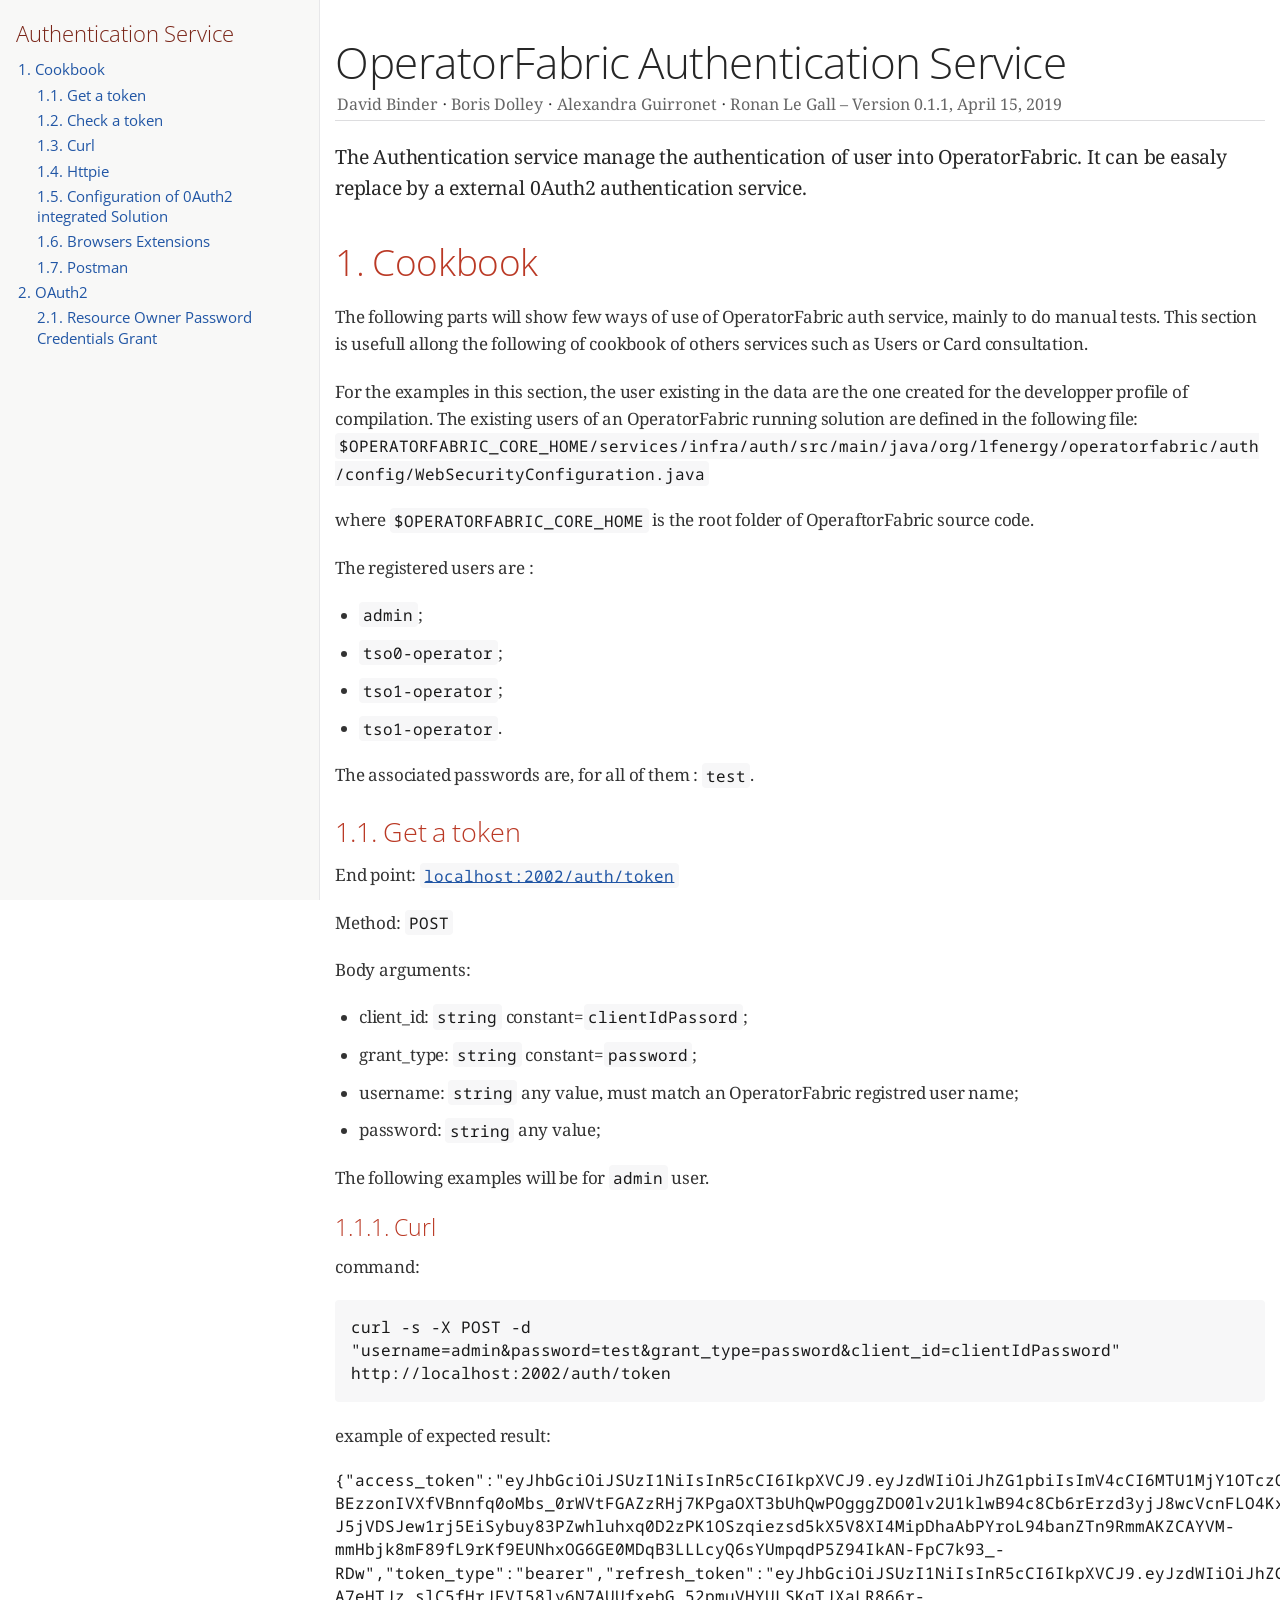
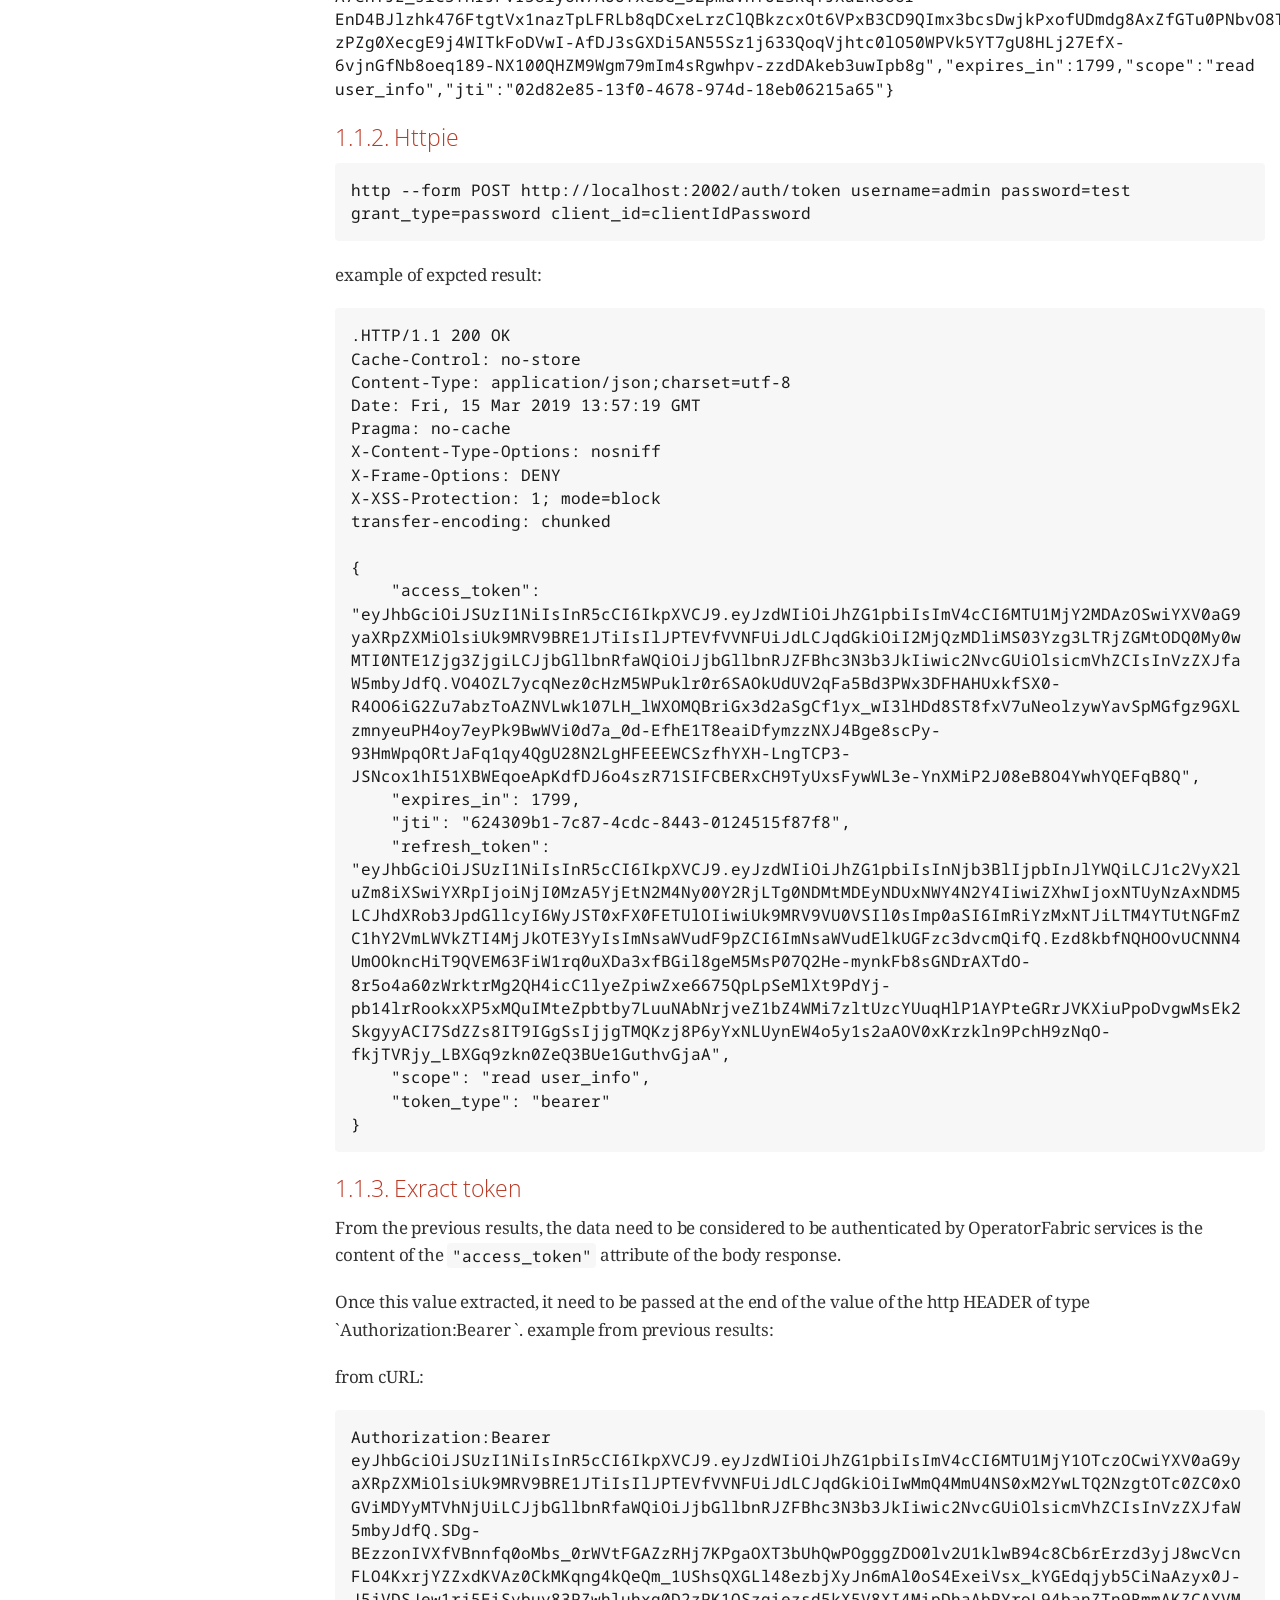
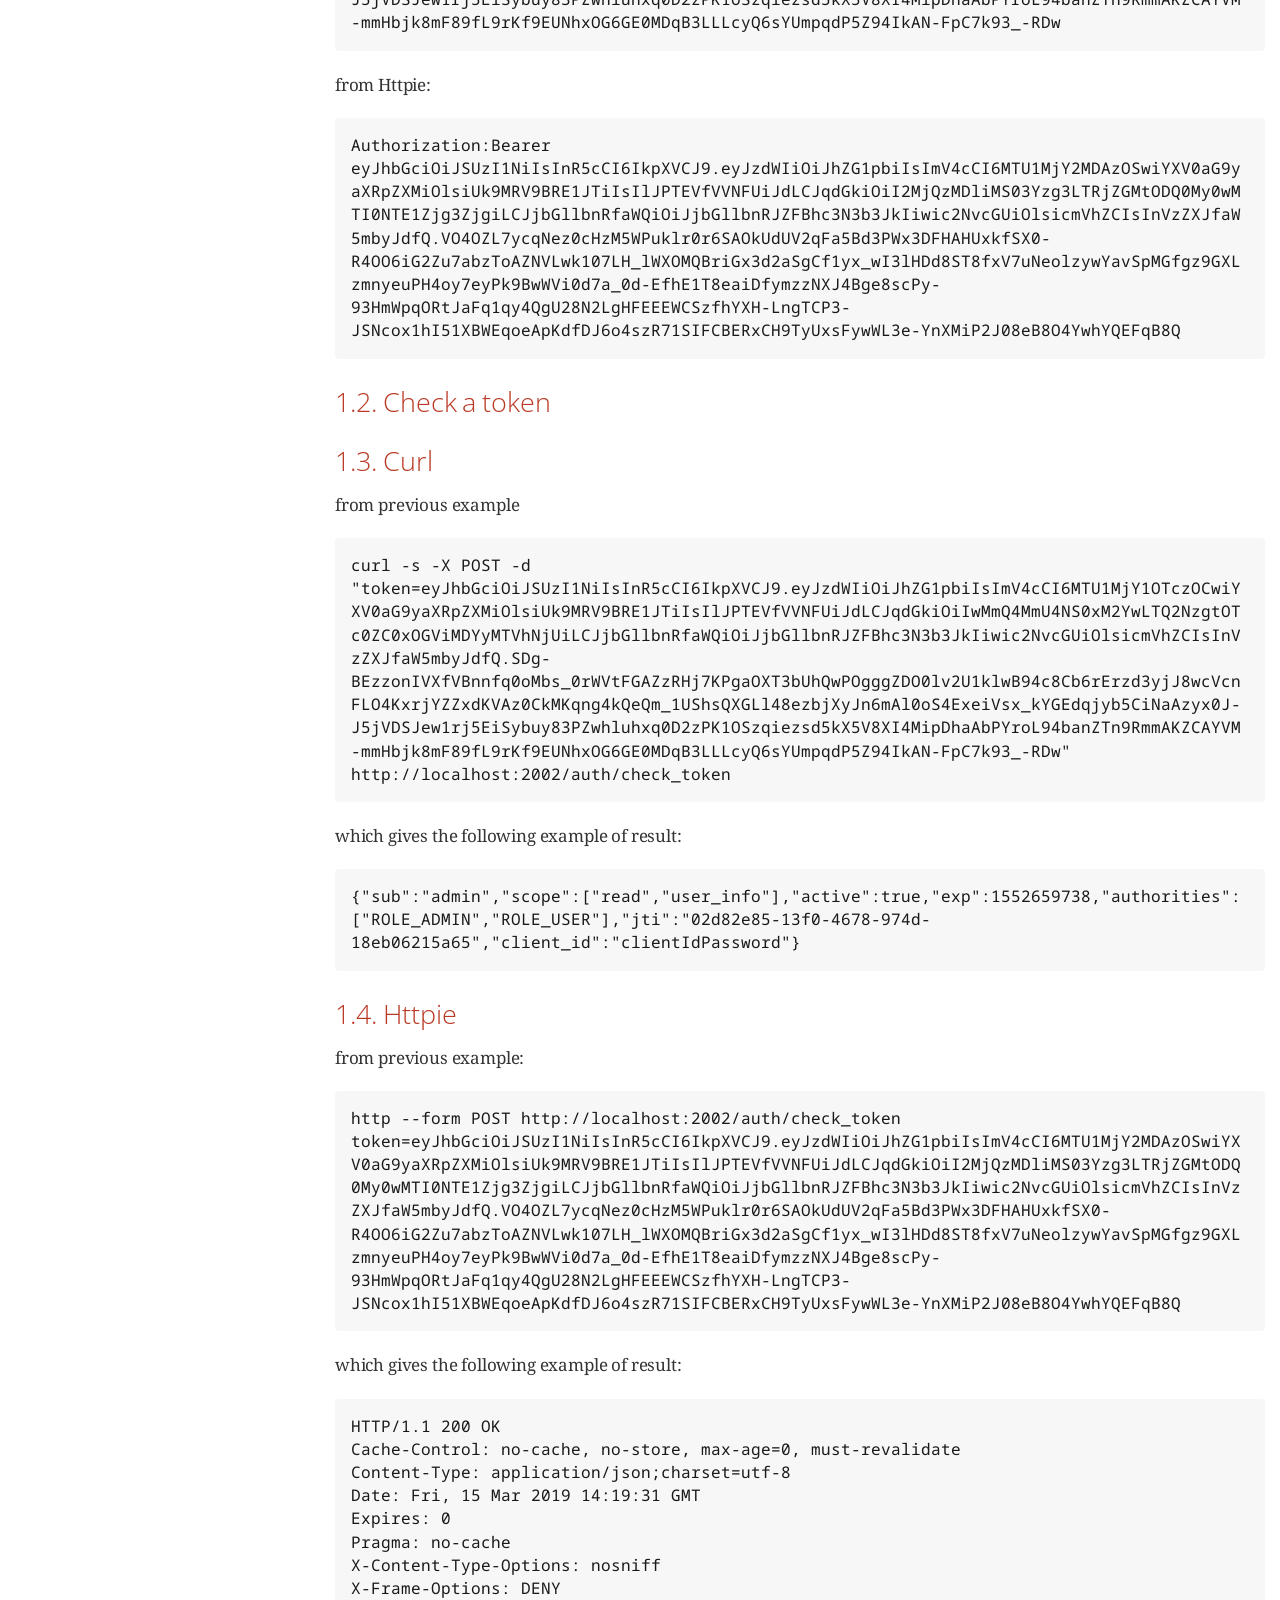
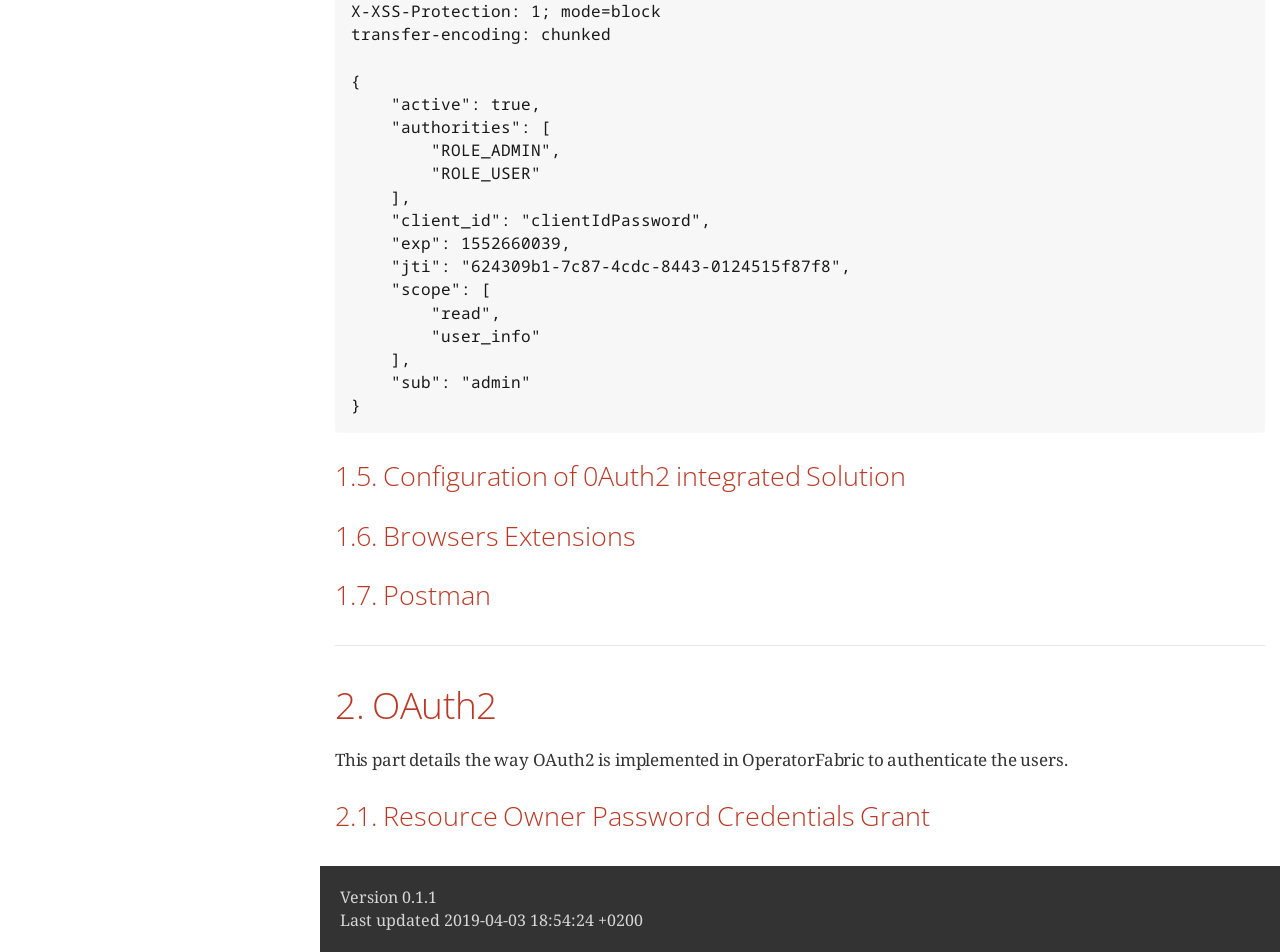
<file: src/main/resources/templates/docRonan.html>
<!DOCTYPE html>
<html lang="en">
<head>
    <meta charset="UTF-8">
    <!--[if IE]>
    <meta http-equiv="X-UA-Compatible" content="IE=edge"><![endif]-->
    <meta name="viewport" content="width=device-width, initial-scale=1.0">
    <meta name="generator" content="Asciidoctor 1.5.8">
    <meta name="author" content="David Binder, Boris Dolley, Alexandra Guirronet, Ronan Le Gall">
    <title>OperatorFabric Authentication Service</title>
    <link rel="stylesheet"
          href="https://fonts.googleapis.com/css?family=Open+Sans:300,300italic,400,400italic,600,600italic%7CNoto+Serif:400,400italic,700,700italic%7CDroid+Sans+Mono:400,700">
    <style>
/* Asciidoctor default stylesheet | MIT License | http://asciidoctor.org */
/* Uncomment @import statement below to use as custom stylesheet */
/*@import "https://fonts.googleapis.com/css?family=Open+Sans:300,300italic,400,400italic,600,600italic%7CNoto+Serif:400,400italic,700,700italic%7CDroid+Sans+Mono:400,700";*/
article,aside,details,figcaption,figure,footer,header,hgroup,main,nav,section,summary{display:block}
audio,canvas,video{display:inline-block}
audio:not([controls]){display:none;height:0}
script{display:none!important}
html{font-family:sans-serif;-ms-text-size-adjust:100%;-webkit-text-size-adjust:100%}
a{background:transparent}
a:focus{outline:thin dotted}
a:active,a:hover{outline:0}
h1{font-size:2em;margin:.67em 0}
abbr[title]{border-bottom:1px dotted}
b,strong{font-weight:bold}
dfn{font-style:italic}
hr{-moz-box-sizing:content-box;box-sizing:content-box;height:0}
mark{background:#ff0;color:#000}
code,kbd,pre,samp{font-family:monospace;font-size:1em}
pre{white-space:pre-wrap}
q{quotes:"\201C" "\201D" "\2018" "\2019"}
small{font-size:80%}
sub,sup{font-size:75%;line-height:0;position:relative;vertical-align:baseline}
sup{top:-.5em}
sub{bottom:-.25em}
img{border:0}
svg:not(:root){overflow:hidden}
figure{margin:0}
fieldset{border:1px solid silver;margin:0 2px;padding:.35em .625em .75em}
legend{border:0;padding:0}
button,input,select,textarea{font-family:inherit;font-size:100%;margin:0}
button,input{line-height:normal}
button,select{text-transform:none}
button,html input[type="button"],input[type="reset"],input[type="submit"]{-webkit-appearance:button;cursor:pointer}
button[disabled],html input[disabled]{cursor:default}
input[type="checkbox"],input[type="radio"]{box-sizing:border-box;padding:0}
button::-moz-focus-inner,input::-moz-focus-inner{border:0;padding:0}
textarea{overflow:auto;vertical-align:top}
table{border-collapse:collapse;border-spacing:0}
*,*::before,*::after{-moz-box-sizing:border-box;-webkit-box-sizing:border-box;box-sizing:border-box}
html,body{font-size:100%}
body{background:#fff;color:rgba(0,0,0,.8);padding:0;margin:0;font-family:"Noto Serif","DejaVu Serif",serif;font-weight:400;font-style:normal;line-height:1;position:relative;cursor:auto;tab-size:4;-moz-osx-font-smoothing:grayscale;-webkit-font-smoothing:antialiased}
a:hover{cursor:pointer}
img,object,embed{max-width:100%;height:auto}
object,embed{height:100%}
img{-ms-interpolation-mode:bicubic}
.left{float:left!important}
.right{float:right!important}
.text-left{text-align:left!important}
.text-right{text-align:right!important}
.text-center{text-align:center!important}
.text-justify{text-align:justify!important}
.hide{display:none}
img,object,svg{display:inline-block;vertical-align:middle}
textarea{height:auto;min-height:50px}
select{width:100%}
.center{margin-left:auto;margin-right:auto}
.stretch{width:100%}
.subheader,.admonitionblock td.content>.title,.audioblock>.title,.exampleblock>.title,.imageblock>.title,.listingblock>.title,.literalblock>.title,.stemblock>.title,.openblock>.title,.paragraph>.title,.quoteblock>.title,table.tableblock>.title,.verseblock>.title,.videoblock>.title,.dlist>.title,.olist>.title,.ulist>.title,.qlist>.title,.hdlist>.title{line-height:1.45;color:#7a2518;font-weight:400;margin-top:0;margin-bottom:.25em}
div,dl,dt,dd,ul,ol,li,h1,h2,h3,#toctitle,.sidebarblock>.content>.title,h4,h5,h6,pre,form,p,blockquote,th,td{margin:0;padding:0;direction:ltr}
a{color:#2156a5;text-decoration:underline;line-height:inherit}
a:hover,a:focus{color:#1d4b8f}
a img{border:none}
p{font-family:inherit;font-weight:400;font-size:1em;line-height:1.6;margin-bottom:1.25em;text-rendering:optimizeLegibility}
p aside{font-size:.875em;line-height:1.35;font-style:italic}
h1,h2,h3,#toctitle,.sidebarblock>.content>.title,h4,h5,h6{font-family:"Open Sans","DejaVu Sans",sans-serif;font-weight:300;font-style:normal;color:#ba3925;text-rendering:optimizeLegibility;margin-top:1em;margin-bottom:.5em;line-height:1.0125em}
h1 small,h2 small,h3 small,#toctitle small,.sidebarblock>.content>.title small,h4 small,h5 small,h6 small{font-size:60%;color:#e99b8f;line-height:0}
h1{font-size:2.125em}
h2{font-size:1.6875em}
h3,#toctitle,.sidebarblock>.content>.title{font-size:1.375em}
h4,h5{font-size:1.125em}
h6{font-size:1em}
hr{border:solid #dddddf;border-width:1px 0 0;clear:both;margin:1.25em 0 1.1875em;height:0}
em,i{font-style:italic;line-height:inherit}
strong,b{font-weight:bold;line-height:inherit}
small{font-size:60%;line-height:inherit}
code{font-family:"Droid Sans Mono","DejaVu Sans Mono",monospace;font-weight:400;color:rgba(0,0,0,.9)}
ul,ol,dl{font-size:1em;line-height:1.6;margin-bottom:1.25em;list-style-position:outside;font-family:inherit}
ul,ol{margin-left:1.5em}
ul li ul,ul li ol{margin-left:1.25em;margin-bottom:0;font-size:1em}
ul.square li ul,ul.circle li ul,ul.disc li ul{list-style:inherit}
ul.square{list-style-type:square}
ul.circle{list-style-type:circle}
ul.disc{list-style-type:disc}
ol li ul,ol li ol{margin-left:1.25em;margin-bottom:0}
dl dt{margin-bottom:.3125em;font-weight:bold}
dl dd{margin-bottom:1.25em}
abbr,acronym{text-transform:uppercase;font-size:90%;color:rgba(0,0,0,.8);border-bottom:1px dotted #ddd;cursor:help}
abbr{text-transform:none}
blockquote{margin:0 0 1.25em;padding:.5625em 1.25em 0 1.1875em;border-left:1px solid #ddd}
blockquote cite{display:block;font-size:.9375em;color:rgba(0,0,0,.6)}
blockquote cite::before{content:"\2014 \0020"}
blockquote cite a,blockquote cite a:visited{color:rgba(0,0,0,.6)}
blockquote,blockquote p{line-height:1.6;color:rgba(0,0,0,.85)}
@media screen and (min-width:768px){h1,h2,h3,#toctitle,.sidebarblock>.content>.title,h4,h5,h6{line-height:1.2}
h1{font-size:2.75em}
h2{font-size:2.3125em}
h3,#toctitle,.sidebarblock>.content>.title{font-size:1.6875em}
h4{font-size:1.4375em}}
table{background:#fff;margin-bottom:1.25em;border:solid 1px #dedede}
table thead,table tfoot{background:#f7f8f7}
table thead tr th,table thead tr td,table tfoot tr th,table tfoot tr td{padding:.5em .625em .625em;font-size:inherit;color:rgba(0,0,0,.8);text-align:left}
table tr th,table tr td{padding:.5625em .625em;font-size:inherit;color:rgba(0,0,0,.8)}
table tr.even,table tr.alt,table tr:nth-of-type(even){background:#f8f8f7}
table thead tr th,table tfoot tr th,table tbody tr td,table tr td,table tfoot tr td{display:table-cell;line-height:1.6}
h1,h2,h3,#toctitle,.sidebarblock>.content>.title,h4,h5,h6{line-height:1.2;word-spacing:-.05em}
h1 strong,h2 strong,h3 strong,#toctitle strong,.sidebarblock>.content>.title strong,h4 strong,h5 strong,h6 strong{font-weight:400}
.clearfix::before,.clearfix::after,.float-group::before,.float-group::after{content:" ";display:table}
.clearfix::after,.float-group::after{clear:both}
*:not(pre)>code{font-size:.9375em;font-style:normal!important;letter-spacing:0;padding:.1em .5ex;word-spacing:-.15em;background-color:#f7f7f8;-webkit-border-radius:4px;border-radius:4px;line-height:1.45;text-rendering:optimizeSpeed;word-wrap:break-word}
*:not(pre)>code.nobreak{word-wrap:normal}
*:not(pre)>code.nowrap{white-space:nowrap}
pre,pre>code{line-height:1.45;color:rgba(0,0,0,.9);font-family:"Droid Sans Mono","DejaVu Sans Mono",monospace;font-weight:400;text-rendering:optimizeSpeed}
em em{font-style:normal}
strong strong{font-weight:400}
.keyseq{color:rgba(51,51,51,.8)}
kbd{font-family:"Droid Sans Mono","DejaVu Sans Mono",monospace;display:inline-block;color:rgba(0,0,0,.8);font-size:.65em;line-height:1.45;background-color:#f7f7f7;border:1px solid #ccc;-webkit-border-radius:3px;border-radius:3px;-webkit-box-shadow:0 1px 0 rgba(0,0,0,.2),0 0 0 .1em white inset;box-shadow:0 1px 0 rgba(0,0,0,.2),0 0 0 .1em #fff inset;margin:0 .15em;padding:.2em .5em;vertical-align:middle;position:relative;top:-.1em;white-space:nowrap}
.keyseq kbd:first-child{margin-left:0}
.keyseq kbd:last-child{margin-right:0}
.menuseq,.menuref{color:#000}
.menuseq b:not(.caret),.menuref{font-weight:inherit}
.menuseq{word-spacing:-.02em}
.menuseq b.caret{font-size:1.25em;line-height:.8}
.menuseq i.caret{font-weight:bold;text-align:center;width:.45em}
b.button::before,b.button::after{position:relative;top:-1px;font-weight:400}
b.button::before{content:"[";padding:0 3px 0 2px}
b.button::after{content:"]";padding:0 2px 0 3px}
p a>code:hover{color:rgba(0,0,0,.9)}
#header,#content,#footnotes,#footer{width:100%;margin-left:auto;margin-right:auto;margin-top:0;margin-bottom:0;max-width:62.5em;*zoom:1;position:relative;padding-left:.9375em;padding-right:.9375em}
#header::before,#header::after,#content::before,#content::after,#footnotes::before,#footnotes::after,#footer::before,#footer::after{content:" ";display:table}
#header::after,#content::after,#footnotes::after,#footer::after{clear:both}
#content{margin-top:1.25em}
#content::before{content:none}
#header>h1:first-child{color:rgba(0,0,0,.85);margin-top:2.25rem;margin-bottom:0}
#header>h1:first-child+#toc{margin-top:8px;border-top:1px solid #dddddf}
#header>h1:only-child,body.toc2 #header>h1:nth-last-child(2){border-bottom:1px solid #dddddf;padding-bottom:8px}
#header .details{border-bottom:1px solid #dddddf;line-height:1.45;padding-top:.25em;padding-bottom:.25em;padding-left:.25em;color:rgba(0,0,0,.6);display:-ms-flexbox;display:-webkit-flex;display:flex;-ms-flex-flow:row wrap;-webkit-flex-flow:row wrap;flex-flow:row wrap}
#header .details span:first-child{margin-left:-.125em}
#header .details span.email a{color:rgba(0,0,0,.85)}
#header .details br{display:none}
#header .details br+span::before{content:"\00a0\2013\00a0"}
#header .details br+span.author::before{content:"\00a0\22c5\00a0";color:rgba(0,0,0,.85)}
#header .details br+span#revremark::before{content:"\00a0|\00a0"}
#header #revnumber{text-transform:capitalize}
#header #revnumber::after{content:"\00a0"}
#content>h1:first-child:not([class]){color:rgba(0,0,0,.85);border-bottom:1px solid #dddddf;padding-bottom:8px;margin-top:0;padding-top:1rem;margin-bottom:1.25rem}
#toc{border-bottom:1px solid #e7e7e9;padding-bottom:.5em}
#toc>ul{margin-left:.125em}
#toc ul.sectlevel0>li>a{font-style:italic}
#toc ul.sectlevel0 ul.sectlevel1{margin:.5em 0}
#toc ul{font-family:"Open Sans","DejaVu Sans",sans-serif;list-style-type:none}
#toc li{line-height:1.3334;margin-top:.3334em}
#toc a{text-decoration:none}
#toc a:active{text-decoration:underline}
#toctitle{color:#7a2518;font-size:1.2em}
@media screen and (min-width:768px){#toctitle{font-size:1.375em}
body.toc2{padding-left:15em;padding-right:0}
#toc.toc2{margin-top:0!important;background-color:#f8f8f7;position:fixed;width:15em;left:0;top:0;border-right:1px solid #e7e7e9;border-top-width:0!important;border-bottom-width:0!important;z-index:1000;padding:1.25em 1em;height:100%;overflow:auto}
#toc.toc2 #toctitle{margin-top:0;margin-bottom:.8rem;font-size:1.2em}
#toc.toc2>ul{font-size:.9em;margin-bottom:0}
#toc.toc2 ul ul{margin-left:0;padding-left:1em}
#toc.toc2 ul.sectlevel0 ul.sectlevel1{padding-left:0;margin-top:.5em;margin-bottom:.5em}
body.toc2.toc-right{padding-left:0;padding-right:15em}
body.toc2.toc-right #toc.toc2{border-right-width:0;border-left:1px solid #e7e7e9;left:auto;right:0}}
@media screen and (min-width:1280px){body.toc2{padding-left:20em;padding-right:0}
#toc.toc2{width:20em}
#toc.toc2 #toctitle{font-size:1.375em}
#toc.toc2>ul{font-size:.95em}
#toc.toc2 ul ul{padding-left:1.25em}
body.toc2.toc-right{padding-left:0;padding-right:20em}}
#content #toc{border-style:solid;border-width:1px;border-color:#e0e0dc;margin-bottom:1.25em;padding:1.25em;background:#f8f8f7;-webkit-border-radius:4px;border-radius:4px}
#content #toc>:first-child{margin-top:0}
#content #toc>:last-child{margin-bottom:0}
#footer{max-width:100%;background-color:rgba(0,0,0,.8);padding:1.25em}
#footer-text{color:rgba(255,255,255,.8);line-height:1.44}
#content{margin-bottom:.625em}
.sect1{padding-bottom:.625em}
@media screen and (min-width:768px){#content{margin-bottom:1.25em}
.sect1{padding-bottom:1.25em}}
.sect1:last-child{padding-bottom:0}
.sect1+.sect1{border-top:1px solid #e7e7e9}
#content h1>a.anchor,h2>a.anchor,h3>a.anchor,#toctitle>a.anchor,.sidebarblock>.content>.title>a.anchor,h4>a.anchor,h5>a.anchor,h6>a.anchor{position:absolute;z-index:1001;width:1.5ex;margin-left:-1.5ex;display:block;text-decoration:none!important;visibility:hidden;text-align:center;font-weight:400}
#content h1>a.anchor::before,h2>a.anchor::before,h3>a.anchor::before,#toctitle>a.anchor::before,.sidebarblock>.content>.title>a.anchor::before,h4>a.anchor::before,h5>a.anchor::before,h6>a.anchor::before{content:"\00A7";font-size:.85em;display:block;padding-top:.1em}
#content h1:hover>a.anchor,#content h1>a.anchor:hover,h2:hover>a.anchor,h2>a.anchor:hover,h3:hover>a.anchor,#toctitle:hover>a.anchor,.sidebarblock>.content>.title:hover>a.anchor,h3>a.anchor:hover,#toctitle>a.anchor:hover,.sidebarblock>.content>.title>a.anchor:hover,h4:hover>a.anchor,h4>a.anchor:hover,h5:hover>a.anchor,h5>a.anchor:hover,h6:hover>a.anchor,h6>a.anchor:hover{visibility:visible}
#content h1>a.link,h2>a.link,h3>a.link,#toctitle>a.link,.sidebarblock>.content>.title>a.link,h4>a.link,h5>a.link,h6>a.link{color:#ba3925;text-decoration:none}
#content h1>a.link:hover,h2>a.link:hover,h3>a.link:hover,#toctitle>a.link:hover,.sidebarblock>.content>.title>a.link:hover,h4>a.link:hover,h5>a.link:hover,h6>a.link:hover{color:#a53221}
.audioblock,.imageblock,.literalblock,.listingblock,.stemblock,.videoblock{margin-bottom:1.25em}
.admonitionblock td.content>.title,.audioblock>.title,.exampleblock>.title,.imageblock>.title,.listingblock>.title,.literalblock>.title,.stemblock>.title,.openblock>.title,.paragraph>.title,.quoteblock>.title,table.tableblock>.title,.verseblock>.title,.videoblock>.title,.dlist>.title,.olist>.title,.ulist>.title,.qlist>.title,.hdlist>.title{text-rendering:optimizeLegibility;text-align:left;font-family:"Noto Serif","DejaVu Serif",serif;font-size:1rem;font-style:italic}
table.tableblock.fit-content>caption.title{white-space:nowrap;width:0}
.paragraph.lead>p,#preamble>.sectionbody>[class="paragraph"]:first-of-type p{font-size:1.21875em;line-height:1.6;color:rgba(0,0,0,.85)}
table.tableblock #preamble>.sectionbody>[class="paragraph"]:first-of-type p{font-size:inherit}
.admonitionblock>table{border-collapse:separate;border:0;background:none;width:100%}
.admonitionblock>table td.icon{text-align:center;width:80px}
.admonitionblock>table td.icon img{max-width:none}
.admonitionblock>table td.icon .title{font-weight:bold;font-family:"Open Sans","DejaVu Sans",sans-serif;text-transform:uppercase}
.admonitionblock>table td.content{padding-left:1.125em;padding-right:1.25em;border-left:1px solid #dddddf;color:rgba(0,0,0,.6)}
.admonitionblock>table td.content>:last-child>:last-child{margin-bottom:0}
.exampleblock>.content{border-style:solid;border-width:1px;border-color:#e6e6e6;margin-bottom:1.25em;padding:1.25em;background:#fff;-webkit-border-radius:4px;border-radius:4px}
.exampleblock>.content>:first-child{margin-top:0}
.exampleblock>.content>:last-child{margin-bottom:0}
.sidebarblock{border-style:solid;border-width:1px;border-color:#e0e0dc;margin-bottom:1.25em;padding:1.25em;background:#f8f8f7;-webkit-border-radius:4px;border-radius:4px}
.sidebarblock>:first-child{margin-top:0}
.sidebarblock>:last-child{margin-bottom:0}
.sidebarblock>.content>.title{color:#7a2518;margin-top:0;text-align:center}
.exampleblock>.content>:last-child>:last-child,.exampleblock>.content .olist>ol>li:last-child>:last-child,.exampleblock>.content .ulist>ul>li:last-child>:last-child,.exampleblock>.content .qlist>ol>li:last-child>:last-child,.sidebarblock>.content>:last-child>:last-child,.sidebarblock>.content .olist>ol>li:last-child>:last-child,.sidebarblock>.content .ulist>ul>li:last-child>:last-child,.sidebarblock>.content .qlist>ol>li:last-child>:last-child{margin-bottom:0}
.literalblock pre,.listingblock pre:not(.highlight),.listingblock pre[class="highlight"],.listingblock pre[class^="highlight "],.listingblock pre.CodeRay,.listingblock pre.prettyprint{background:#f7f7f8}
.sidebarblock .literalblock pre,.sidebarblock .listingblock pre:not(.highlight),.sidebarblock .listingblock pre[class="highlight"],.sidebarblock .listingblock pre[class^="highlight "],.sidebarblock .listingblock pre.CodeRay,.sidebarblock .listingblock pre.prettyprint{background:#f2f1f1}
.literalblock pre,.literalblock pre[class],.listingblock pre,.listingblock pre[class]{-webkit-border-radius:4px;border-radius:4px;word-wrap:break-word;overflow-x:auto;padding:1em;font-size:.8125em}
@media screen and (min-width:768px){.literalblock pre,.literalblock pre[class],.listingblock pre,.listingblock pre[class]{font-size:.90625em}}
@media screen and (min-width:1280px){.literalblock pre,.literalblock pre[class],.listingblock pre,.listingblock pre[class]{font-size:1em}}
.literalblock pre.nowrap,.literalblock pre.nowrap pre,.listingblock pre.nowrap,.listingblock pre.nowrap pre{white-space:pre;word-wrap:normal}
.literalblock.output pre{color:#f7f7f8;background-color:rgba(0,0,0,.9)}
.listingblock pre.highlightjs{padding:0}
.listingblock pre.highlightjs>code{padding:1em;-webkit-border-radius:4px;border-radius:4px}
.listingblock pre.prettyprint{border-width:0}
.listingblock>.content{position:relative}
.listingblock code[data-lang]::before{display:none;content:attr(data-lang);position:absolute;font-size:.75em;top:.425rem;right:.5rem;line-height:1;text-transform:uppercase;color:#999}
.listingblock:hover code[data-lang]::before{display:block}
.listingblock.terminal pre .command::before{content:attr(data-prompt);padding-right:.5em;color:#999}
.listingblock.terminal pre .command:not([data-prompt])::before{content:"$"}
table.pyhltable{border-collapse:separate;border:0;margin-bottom:0;background:none}
table.pyhltable td{vertical-align:top;padding-top:0;padding-bottom:0;line-height:1.45}
table.pyhltable td.code{padding-left:.75em;padding-right:0}
pre.pygments .lineno,table.pyhltable td:not(.code){color:#999;padding-left:0;padding-right:.5em;border-right:1px solid #dddddf}
pre.pygments .lineno{display:inline-block;margin-right:.25em}
table.pyhltable .linenodiv{background:none!important;padding-right:0!important}
.quoteblock{margin:0 1em 1.25em 1.5em;display:table}
.quoteblock>.title{margin-left:-1.5em;margin-bottom:.75em}
.quoteblock blockquote,.quoteblock p{color:rgba(0,0,0,.85);font-size:1.15rem;line-height:1.75;word-spacing:.1em;letter-spacing:0;font-style:italic;text-align:justify}
.quoteblock blockquote{margin:0;padding:0;border:0}
.quoteblock blockquote::before{content:"\201c";float:left;font-size:2.75em;font-weight:bold;line-height:.6em;margin-left:-.6em;color:#7a2518;text-shadow:0 1px 2px rgba(0,0,0,.1)}
.quoteblock blockquote>.paragraph:last-child p{margin-bottom:0}
.quoteblock .attribution{margin-top:.75em;margin-right:.5ex;text-align:right}
.verseblock{margin:0 1em 1.25em}
.verseblock pre{font-family:"Open Sans","DejaVu Sans",sans;font-size:1.15rem;color:rgba(0,0,0,.85);font-weight:300;text-rendering:optimizeLegibility}
.verseblock pre strong{font-weight:400}
.verseblock .attribution{margin-top:1.25rem;margin-left:.5ex}
.quoteblock .attribution,.verseblock .attribution{font-size:.9375em;line-height:1.45;font-style:italic}
.quoteblock .attribution br,.verseblock .attribution br{display:none}
.quoteblock .attribution cite,.verseblock .attribution cite{display:block;letter-spacing:-.025em;color:rgba(0,0,0,.6)}
.quoteblock.abstract blockquote::before,.quoteblock.excerpt blockquote::before,.quoteblock .quoteblock blockquote::before{display:none}
.quoteblock.abstract blockquote,.quoteblock.abstract p,.quoteblock.excerpt blockquote,.quoteblock.excerpt p,.quoteblock .quoteblock blockquote,.quoteblock .quoteblock p{line-height:1.6;word-spacing:0}
.quoteblock.abstract{margin:0 1em 1.25em;display:block}
.quoteblock.abstract>.title{margin:0 0 .375em;font-size:1.15em;text-align:center}
.quoteblock.excerpt,.quoteblock .quoteblock{margin:0 0 1.25em;padding:0 0 .25em 1em;border-left:.25em solid #dddddf}
.quoteblock.excerpt blockquote,.quoteblock.excerpt p,.quoteblock .quoteblock blockquote,.quoteblock .quoteblock p{color:inherit;font-size:1.0625rem}
.quoteblock.excerpt .attribution,.quoteblock .quoteblock .attribution{color:inherit;text-align:left;margin-right:0}
table.tableblock{max-width:100%;border-collapse:separate}
p.tableblock:last-child{margin-bottom:0}
td.tableblock>.content{margin-bottom:-1.25em}
table.tableblock,th.tableblock,td.tableblock{border:0 solid #dedede}
table.grid-all>thead>tr>.tableblock,table.grid-all>tbody>tr>.tableblock{border-width:0 1px 1px 0}
table.grid-all>tfoot>tr>.tableblock{border-width:1px 1px 0 0}
table.grid-cols>*>tr>.tableblock{border-width:0 1px 0 0}
table.grid-rows>thead>tr>.tableblock,table.grid-rows>tbody>tr>.tableblock{border-width:0 0 1px}
table.grid-rows>tfoot>tr>.tableblock{border-width:1px 0 0}
table.grid-all>*>tr>.tableblock:last-child,table.grid-cols>*>tr>.tableblock:last-child{border-right-width:0}
table.grid-all>tbody>tr:last-child>.tableblock,table.grid-all>thead:last-child>tr>.tableblock,table.grid-rows>tbody>tr:last-child>.tableblock,table.grid-rows>thead:last-child>tr>.tableblock{border-bottom-width:0}
table.frame-all{border-width:1px}
table.frame-sides{border-width:0 1px}
table.frame-topbot,table.frame-ends{border-width:1px 0}
table.stripes-all tr,table.stripes-odd tr:nth-of-type(odd){background:#f8f8f7}
table.stripes-none tr,table.stripes-odd tr:nth-of-type(even){background:none}
th.halign-left,td.halign-left{text-align:left}
th.halign-right,td.halign-right{text-align:right}
th.halign-center,td.halign-center{text-align:center}
th.valign-top,td.valign-top{vertical-align:top}
th.valign-bottom,td.valign-bottom{vertical-align:bottom}
th.valign-middle,td.valign-middle{vertical-align:middle}
table thead th,table tfoot th{font-weight:bold}
tbody tr th{display:table-cell;line-height:1.6;background:#f7f8f7}
tbody tr th,tbody tr th p,tfoot tr th,tfoot tr th p{color:rgba(0,0,0,.8);font-weight:bold}
p.tableblock>code:only-child{background:none;padding:0}
p.tableblock{font-size:1em}
td>div.verse{white-space:pre}
ol{margin-left:1.75em}
ul li ol{margin-left:1.5em}
dl dd{margin-left:1.125em}
dl dd:last-child,dl dd:last-child>:last-child{margin-bottom:0}
ol>li p,ul>li p,ul dd,ol dd,.olist .olist,.ulist .ulist,.ulist .olist,.olist .ulist{margin-bottom:.625em}
ul.checklist,ul.none,ol.none,ul.no-bullet,ol.no-bullet,ol.unnumbered,ul.unstyled,ol.unstyled{list-style-type:none}
ul.no-bullet,ol.no-bullet,ol.unnumbered{margin-left:.625em}
ul.unstyled,ol.unstyled{margin-left:0}
ul.checklist{margin-left:.625em}
ul.checklist li>p:first-child>.fa-square-o:first-child,ul.checklist li>p:first-child>.fa-check-square-o:first-child{width:1.25em;font-size:.8em;position:relative;bottom:.125em}
ul.checklist li>p:first-child>input[type="checkbox"]:first-child{margin-right:.25em}
ul.inline{display:-ms-flexbox;display:-webkit-box;display:flex;-ms-flex-flow:row wrap;-webkit-flex-flow:row wrap;flex-flow:row wrap;list-style:none;margin:0 0 .625em -1.25em}
ul.inline>li{margin-left:1.25em}
.unstyled dl dt{font-weight:400;font-style:normal}
ol.arabic{list-style-type:decimal}
ol.decimal{list-style-type:decimal-leading-zero}
ol.loweralpha{list-style-type:lower-alpha}
ol.upperalpha{list-style-type:upper-alpha}
ol.lowerroman{list-style-type:lower-roman}
ol.upperroman{list-style-type:upper-roman}
ol.lowergreek{list-style-type:lower-greek}
.hdlist>table,.colist>table{border:0;background:none}
.hdlist>table>tbody>tr,.colist>table>tbody>tr{background:none}
td.hdlist1,td.hdlist2{vertical-align:top;padding:0 .625em}
td.hdlist1{font-weight:bold;padding-bottom:1.25em}
.literalblock+.colist,.listingblock+.colist{margin-top:-.5em}
.colist td:not([class]):first-child{padding:.4em .75em 0;line-height:1;vertical-align:top}
.colist td:not([class]):first-child img{max-width:none}
.colist td:not([class]):last-child{padding:.25em 0}
.thumb,.th{line-height:0;display:inline-block;border:solid 4px #fff;-webkit-box-shadow:0 0 0 1px #ddd;box-shadow:0 0 0 1px #ddd}
.imageblock.left{margin:.25em .625em 1.25em 0}
.imageblock.right{margin:.25em 0 1.25em .625em}
.imageblock>.title{margin-bottom:0}
.imageblock.thumb,.imageblock.th{border-width:6px}
.imageblock.thumb>.title,.imageblock.th>.title{padding:0 .125em}
.image.left,.image.right{margin-top:.25em;margin-bottom:.25em;display:inline-block;line-height:0}
.image.left{margin-right:.625em}
.image.right{margin-left:.625em}
a.image{text-decoration:none;display:inline-block}
a.image object{pointer-events:none}
sup.footnote,sup.footnoteref{font-size:.875em;position:static;vertical-align:super}
sup.footnote a,sup.footnoteref a{text-decoration:none}
sup.footnote a:active,sup.footnoteref a:active{text-decoration:underline}
#footnotes{padding-top:.75em;padding-bottom:.75em;margin-bottom:.625em}
#footnotes hr{width:20%;min-width:6.25em;margin:-.25em 0 .75em;border-width:1px 0 0}
#footnotes .footnote{padding:0 .375em 0 .225em;line-height:1.3334;font-size:.875em;margin-left:1.2em;margin-bottom:.2em}
#footnotes .footnote a:first-of-type{font-weight:bold;text-decoration:none;margin-left:-1.05em}
#footnotes .footnote:last-of-type{margin-bottom:0}
#content #footnotes{margin-top:-.625em;margin-bottom:0;padding:.75em 0}
.gist .file-data>table{border:0;background:#fff;width:100%;margin-bottom:0}
.gist .file-data>table td.line-data{width:99%}
div.unbreakable{page-break-inside:avoid}
.big{font-size:larger}
.small{font-size:smaller}
.underline{text-decoration:underline}
.overline{text-decoration:overline}
.line-through{text-decoration:line-through}
.aqua{color:#00bfbf}
.aqua-background{background-color:#00fafa}
.black{color:#000}
.black-background{background-color:#000}
.blue{color:#0000bf}
.blue-background{background-color:#0000fa}
.fuchsia{color:#bf00bf}
.fuchsia-background{background-color:#fa00fa}
.gray{color:#606060}
.gray-background{background-color:#7d7d7d}
.green{color:#006000}
.green-background{background-color:#007d00}
.lime{color:#00bf00}
.lime-background{background-color:#00fa00}
.maroon{color:#600000}
.maroon-background{background-color:#7d0000}
.navy{color:#000060}
.navy-background{background-color:#00007d}
.olive{color:#606000}
.olive-background{background-color:#7d7d00}
.purple{color:#600060}
.purple-background{background-color:#7d007d}
.red{color:#bf0000}
.red-background{background-color:#fa0000}
.silver{color:#909090}
.silver-background{background-color:#bcbcbc}
.teal{color:#006060}
.teal-background{background-color:#007d7d}
.white{color:#bfbfbf}
.white-background{background-color:#fafafa}
.yellow{color:#bfbf00}
.yellow-background{background-color:#fafa00}
span.icon>.fa{cursor:default}
a span.icon>.fa{cursor:inherit}
.admonitionblock td.icon [class^="fa icon-"]{font-size:2.5em;text-shadow:1px 1px 2px rgba(0,0,0,.5);cursor:default}
.admonitionblock td.icon .icon-note::before{content:"\f05a";color:#19407c}
.admonitionblock td.icon .icon-tip::before{content:"\f0eb";text-shadow:1px 1px 2px rgba(155,155,0,.8);color:#111}
.admonitionblock td.icon .icon-warning::before{content:"\f071";color:#bf6900}
.admonitionblock td.icon .icon-caution::before{content:"\f06d";color:#bf3400}
.admonitionblock td.icon .icon-important::before{content:"\f06a";color:#bf0000}
.conum[data-value]{display:inline-block;color:#fff!important;background-color:rgba(0,0,0,.8);-webkit-border-radius:100px;border-radius:100px;text-align:center;font-size:.75em;width:1.67em;height:1.67em;line-height:1.67em;font-family:"Open Sans","DejaVu Sans",sans-serif;font-style:normal;font-weight:bold}
.conum[data-value] *{color:#fff!important}
.conum[data-value]+b{display:none}
.conum[data-value]::after{content:attr(data-value)}
pre .conum[data-value]{position:relative;top:-.125em}
b.conum *{color:inherit!important}
.conum:not([data-value]):empty{display:none}
dt,th.tableblock,td.content,div.footnote{text-rendering:optimizeLegibility}
h1,h2,p,td.content,span.alt{letter-spacing:-.01em}
p strong,td.content strong,div.footnote strong{letter-spacing:-.005em}
p,blockquote,dt,td.content,span.alt{font-size:1.0625rem}
p{margin-bottom:1.25rem}
.sidebarblock p,.sidebarblock dt,.sidebarblock td.content,p.tableblock{font-size:1em}
.exampleblock>.content{background-color:#fffef7;border-color:#e0e0dc;-webkit-box-shadow:0 1px 4px #e0e0dc;box-shadow:0 1px 4px #e0e0dc}
.print-only{display:none!important}
@page{margin:1.25cm .75cm}
@media print{*{-webkit-box-shadow:none!important;box-shadow:none!important;text-shadow:none!important}
html{font-size:80%}
a{color:inherit!important;text-decoration:underline!important}
a.bare,a[href^="#"],a[href^="mailto:"]{text-decoration:none!important}
a[href^="http:"]:not(.bare)::after,a[href^="https:"]:not(.bare)::after{content:"(" attr(href) ")";display:inline-block;font-size:.875em;padding-left:.25em}
abbr[title]::after{content:" (" attr(title) ")"}
pre,blockquote,tr,img,object,svg{page-break-inside:avoid}
thead{display:table-header-group}
svg{max-width:100%}
p,blockquote,dt,td.content{font-size:1em;orphans:3;widows:3}
h2,h3,#toctitle,.sidebarblock>.content>.title{page-break-after:avoid}
#toc,.sidebarblock,.exampleblock>.content{background:none!important}
#toc{border-bottom:1px solid #dddddf!important;padding-bottom:0!important}
body.book #header{text-align:center}
body.book #header>h1:first-child{border:0!important;margin:2.5em 0 1em}
body.book #header .details{border:0!important;display:block;padding:0!important}
body.book #header .details span:first-child{margin-left:0!important}
body.book #header .details br{display:block}
body.book #header .details br+span::before{content:none!important}
body.book #toc{border:0!important;text-align:left!important;padding:0!important;margin:0!important}
body.book #toc,body.book #preamble,body.book h1.sect0,body.book .sect1>h2{page-break-before:always}
.listingblock code[data-lang]::before{display:block}
#footer{padding:0 .9375em}
.hide-on-print{display:none!important}
.print-only{display:block!important}
.hide-for-print{display:none!important}
.show-for-print{display:inherit!important}}
@media print,amzn-kf8{#header>h1:first-child{margin-top:1.25rem}
.sect1{padding:0!important}
.sect1+.sect1{border:0}
#footer{background:none}
#footer-text{color:rgba(0,0,0,.6);font-size:.9em}}
@media amzn-kf8{#header,#content,#footnotes,#footer{padding:0}}

    </style>
    <link rel="stylesheet" href="https://cdnjs.cloudflare.com/ajax/libs/font-awesome/4.7.0/css/font-awesome.min.css">
</head>
<body class="article toc2 toc-left">
<div id="header">
    <h1>OperatorFabric Authentication Service</h1>
    <div class="details">
        <span id="author" class="author">David Binder</span><br>
        <span id="author2" class="author">Boris Dolley</span><br>
        <span id="author3" class="author">Alexandra Guirronet</span><br>
        <span id="author4" class="author">Ronan Le Gall</span><br>
        <span id="revnumber">version 0.1.1,</span>
        <span id="revdate">April 15, 2019</span>
    </div>
    <div id="toc" class="toc2">
        <div id="toctitle">Authentication Service</div>
        <ul class="sectlevel1">
            <li><a href="#_cookbook">1. Cookbook</a>
                <ul class="sectlevel2">
                    <li><a href="#_get_a_token">1.1. Get a token</a></li>
                    <li><a href="#_check_a_token">1.2. Check a token</a></li>
                    <li><a href="#_curl_2">1.3. Curl</a></li>
                    <li><a href="#_httpie_2">1.4. Httpie</a></li>
                    <li><a href="#_configuration_of_0auth2_integrated_solution">1.5. Configuration of 0Auth2 integrated
                        Solution</a></li>
                    <li><a href="#_browsers_extensions">1.6. Browsers Extensions</a></li>
                    <li><a href="#_postman">1.7. Postman</a></li>
                </ul>
            </li>
            <li><a href="#_oauth2">2. OAuth2</a>
                <ul class="sectlevel2">
                    <li><a href="#_resource_owner_password_credentials_grant">2.1. Resource Owner Password Credentials
                        Grant</a></li>
                </ul>
            </li>
        </ul>
    </div>
</div>
<div id="content">
    <div id="preamble">
        <div class="sectionbody">
            <div class="paragraph">
                <p>The Authentication service manage the authentication of user into OperatorFabric. It can be easaly
                    replace by a external 0Auth2 authentication service.</p>
            </div>
        </div>
    </div>
    <div class="sect1">
        <h2 id="_cookbook">1. Cookbook</h2>
        <div class="sectionbody">
            <div class="paragraph">
                <p>The following parts will show few ways of use of OperatorFabric auth service, mainly to do manual
                    tests.
                    This section is usefull allong the following of cookbook of others services such as Users or Card
                    consultation.</p>
            </div>
            <div class="paragraph">
                <p>For the examples in this section, the user existing in the data are the one created for the
                    developper profile of compilation.
                    The existing users of an OperatorFabric running solution are defined in the following file:
                    <code>$OPERATORFABRIC_CORE_HOME/services/infra/auth/src/main/java/org/lfenergy/operatorfabric/auth/config/WebSecurityConfiguration.java</code>
                </p>
            </div>
            <div class="paragraph">
                <p>where
                    <code>$OPERATORFABRIC_CORE_HOME</code> is the root folder of OperaftorFabric source code.</p>
            </div>
            <div class="paragraph">
                <p>The registered users are :</p>
            </div>
            <div class="ulist">
                <ul>
                    <li>
                        <p><code>admin</code>;</p>
                    </li>
                    <li>
                        <p><code>tso0-operator</code>;</p>
                    </li>
                    <li>
                        <p><code>tso1-operator</code>;</p>
                    </li>
                    <li>
                        <p><code>tso1-operator</code>.</p>
                    </li>
                </ul>
            </div>
            <div class="paragraph">
                <p>The associated passwords are, for all of them : <code>test</code>.</p>
            </div>
            <div class="sect2">
                <h3 id="_get_a_token">1.1. Get a token</h3>
                <div class="paragraph">
                    <p>End point: <code><a href="http://localhost:2002/auth/token" class="bare">localhost:2002/auth/token</a></code>
                    </p>
                </div>
                <div class="paragraph">
                    <p>Method: <code>POST</code></p>
                </div>
                <div class="paragraph">
                    <p>Body arguments:</p>
                </div>
                <div class="ulist">
                    <ul>
                        <li>
                            <p>client_id: <code>string</code> constant=<code>clientIdPassord</code>;</p>
                        </li>
                        <li>
                            <p>grant_type: <code>string</code> constant=<code>password</code>;</p>
                        </li>
                        <li>
                            <p>username: <code>string</code> any value, must match an OperatorFabric registred user
                                name;</p>
                        </li>
                        <li>
                            <p>password: <code>string</code> any value;</p>
                        </li>
                    </ul>
                </div>
                <div class="paragraph">
                    <p>The following examples will be for <code>admin</code> user.</p>
                </div>
                <div class="sect3">
                    <h4 id="_curl">1.1.1. Curl</h4>
                    <div class="paragraph">
                        <p>command:</p>
                    </div>
                    <div class="literalblock">
                        <div class="content">
                            <pre>curl -s -X POST -d "username=admin&amp;password=test&amp;grant_type=password&amp;client_id=clientIdPassword" http://localhost:2002/auth/token</pre>
                        </div>
                    </div>
                    <div class="paragraph">
                        <p>example of expected result:</p>
                        <div class="content">
                            <pre>{"access_token":"eyJhbGciOiJSUzI1NiIsInR5cCI6IkpXVCJ9.[base64].[base64]","token_type":"bearer","refresh_token":"eyJhbGciOiJSUzI1NiIsInR5cCI6IkpXVCJ9.[base64].[base64]","expires_in":1799,"scope":"read user_info","jti":"02d82e85-13f0-4678-974d-18eb06215a65"}</pre>
                        </div>
                    </div>
                    <div class="literalblock">
                    </div>
                </div>
                <div class="sect3">
                    <h4 id="_httpie">1.1.2. Httpie</h4>
                    <div class="literalblock">
                        <div class="content">
                            <pre>http --form POST http://localhost:2002/auth/token username=admin password=test grant_type=password client_id=clientIdPassword</pre>
                        </div>
                    </div>
                    <div class="paragraph">
                        <p>example of expcted result:</p>
                    </div>
                    <div class="literalblock">
                        <div class="content">
<pre>.HTTP/1.1 200 OK
Cache-Control: no-store
Content-Type: application/json;charset=utf-8
Date: Fri, 15 Mar 2019 13:57:19 GMT
Pragma: no-cache
X-Content-Type-Options: nosniff
X-Frame-Options: DENY
X-XSS-Protection: 1; mode=block
transfer-encoding: chunked

{
    "access_token": "eyJhbGciOiJSUzI1NiIsInR5cCI6IkpXVCJ9.[base64].[base64]",
    "expires_in": 1799,
    "jti": "624309b1-7c87-4cdc-8443-0124515f87f8",
    "refresh_token": "eyJhbGciOiJSUzI1NiIsInR5cCI6IkpXVCJ9.[base64].[base64]",
    "scope": "read user_info",
    "token_type": "bearer"
}</pre>
                        </div>
                    </div>
                </div>
                <div class="sect3">
                    <h4 id="_exract_token">1.1.3. Exract token</h4>
                    <div class="paragraph">
                        <p>From the previous results, the data need to be considered to be authenticated by
                            OperatorFabric services is the content of the <code>"access_token"</code> attribute of the
                            body response.</p>
                    </div>
                    <div class="paragraph">
                        <p>Once this value extracted, it need to be passed at the end of the value of the http HEADER of
                            type `Authorization:Bearer `.
                            example from previous results:</p>
                    </div>
                    <div class="paragraph">
                        <p>from cURL:</p>
                    </div>
                    <div class="literalblock">
                        <div class="content">
                            <pre>Authorization:Bearer eyJhbGciOiJSUzI1NiIsInR5cCI6IkpXVCJ9.[base64].[base64]</pre>
                        </div>
                    </div>
                    <div class="paragraph">
                        <p>from Httpie:</p>
                    </div>
                    <div class="literalblock">
                        <div class="content">
                            <pre>Authorization:Bearer eyJhbGciOiJSUzI1NiIsInR5cCI6IkpXVCJ9.[base64].[base64]</pre>
                        </div>
                    </div>
                </div>
            </div>
            <div class="sect2">
                <h3 id="_check_a_token">1.2. Check a token</h3>

            </div>
            <div class="sect2">
                <h3 id="_curl_2">1.3. Curl</h3>
                <div class="paragraph">
                    <p>from previous example</p>
                </div>
                <div class="literalblock">
                    <div class="content">
                        <pre>curl -s -X POST -d "token=eyJhbGciOiJSUzI1NiIsInR5cCI6IkpXVCJ9.[base64].[base64]" http://localhost:2002/auth/check_token</pre>
                    </div>
                </div>
                <div class="paragraph">
                    <p>which gives the following example of result:</p>
                </div>
                <div class="literalblock">
                    <div class="content">
                        <pre>{"sub":"admin","scope":["read","user_info"],"active":true,"exp":1552659738,"authorities":["ROLE_ADMIN","ROLE_USER"],"jti":"02d82e85-13f0-4678-974d-18eb06215a65","client_id":"clientIdPassword"}</pre>
                    </div>
                </div>
            </div>
            <div class="sect2">
                <h3 id="_httpie_2">1.4. Httpie</h3>
                <div class="paragraph">
                    <p>from previous example:</p>
                </div>
                <div class="literalblock">
                    <div class="content">
                        <pre>http --form POST http://localhost:2002/auth/check_token token=eyJhbGciOiJSUzI1NiIsInR5cCI6IkpXVCJ9.[base64].[base64]</pre>
                    </div>
                </div>
                <div class="paragraph">
                    <p>which gives the following example of result:</p>
                </div>
                <div class="literalblock">
                    <div class="content">
<pre>HTTP/1.1 200 OK
Cache-Control: no-cache, no-store, max-age=0, must-revalidate
Content-Type: application/json;charset=utf-8
Date: Fri, 15 Mar 2019 14:19:31 GMT
Expires: 0
Pragma: no-cache
X-Content-Type-Options: nosniff
X-Frame-Options: DENY
X-XSS-Protection: 1; mode=block
transfer-encoding: chunked

{
    "active": true,
    "authorities": [
        "ROLE_ADMIN",
        "ROLE_USER"
    ],
    "client_id": "clientIdPassword",
    "exp": 1552660039,
    "jti": "624309b1-7c87-4cdc-8443-0124515f87f8",
    "scope": [
        "read",
        "user_info"
    ],
    "sub": "admin"
}</pre>
                    </div>
                </div>
            </div>
            <div class="sect2">
                <h3 id="_configuration_of_0auth2_integrated_solution">1.5. Configuration of 0Auth2 integrated
                    Solution</h3>

            </div>
            <div class="sect2">
                <h3 id="_browsers_extensions">1.6. Browsers Extensions</h3>

            </div>
            <div class="sect2">
                <h3 id="_postman">1.7. Postman</h3>

            </div>
        </div>
    </div>
    <div class="sect1">
        <h2 id="_oauth2">2. OAuth2</h2>
        <div class="sectionbody">
            <div class="paragraph">
                <p>This part details the way OAuth2 is implemented in OperatorFabric to authenticate the users.</p>
            </div>
            <div class="sect2">
                <h3 id="_resource_owner_password_credentials_grant">2.1. Resource Owner Password Credentials Grant</h3>

            </div>
        </div>
    </div>
</div>
<div id="footer">
    <div id="footer-text">
        Version 0.1.1<br>
        Last updated 2019-04-03 18:54:24 +0200
    </div>
</div>
</body>
</html>
</file>
